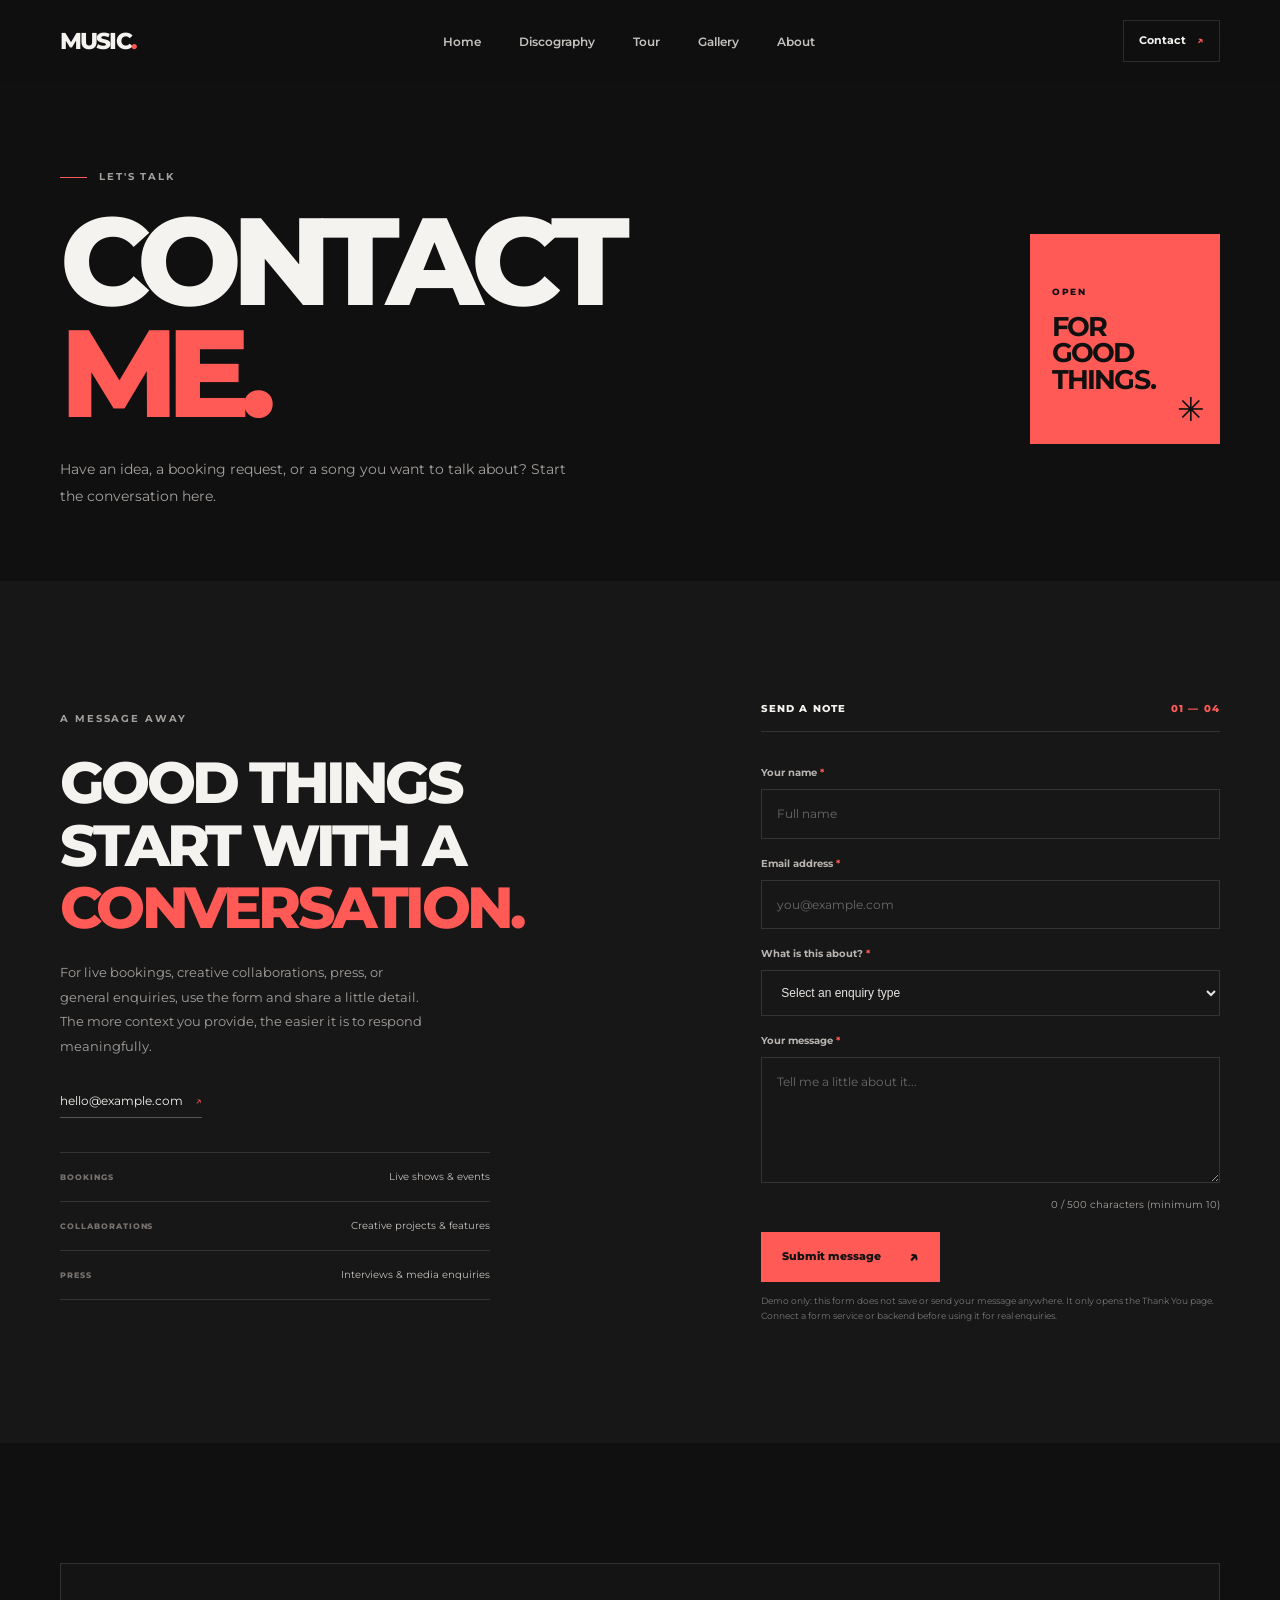
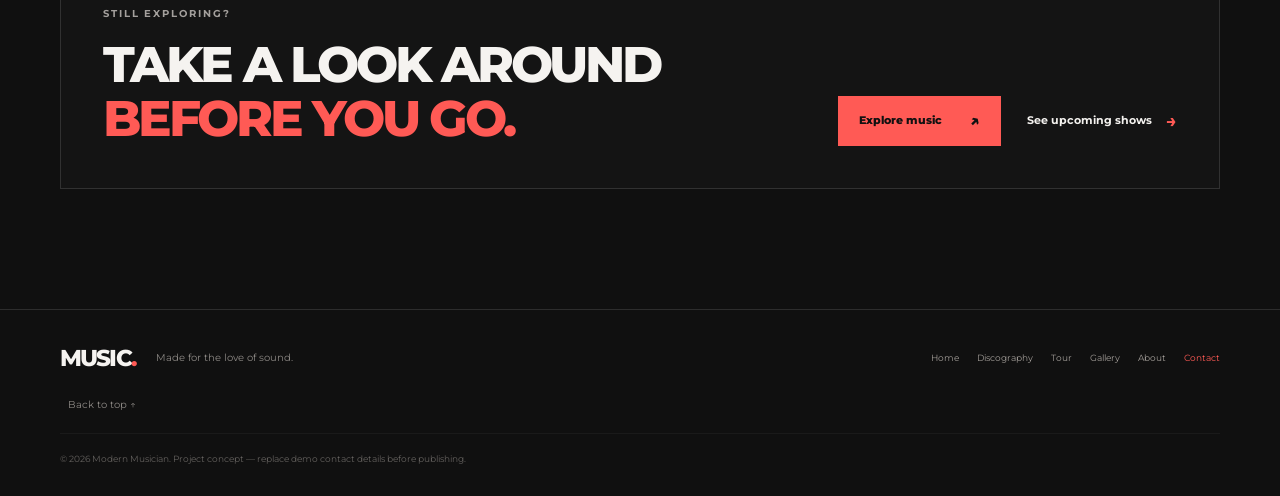
<file: contact.html>
<!DOCTYPE html>
<html lang="en">

<head>
    <meta charset="UTF-8">
    <meta name="viewport" content="width=device-width, initial-scale=1.0">
    <meta name="description"
    content="Contact Modern Musician for bookings, collaborations, press, and general enquiries.">
    <title>Contact | Modern Musician</title>
        <link rel="preconnect" href="https://fonts.googleapis.com">
    <link rel="preconnect" href="https://fonts.gstatic.com" crossorigin>
    <link href="https://fonts.googleapis.com/css2?family=Montserrat:wght@400;500;600;700;800&display=swap"
    rel="stylesheet">
    <link rel="stylesheet" href="css/style.css">
    <script src="js/main.js" defer></script>
</head>

<body>
    <a class="skip-link" href="#main">Skip to content</a>
    <header class="site-header" id="top">
    <nav class="navbar container" aria-label="Main navigation">
        <a class="logo" href="index.html" aria-label="Modern Musician home">MUSIC<span>.</span></a>
        <button class="menu-toggle" type="button" aria-expanded="false" aria-controls="nav-links"
        aria-label="Open navigation menu"><span></span><span></span><span></span></button>
        <ul class="nav-links" id="nav-links">
        <li><a class="nav-link" data-page="index.html" href="index.html">Home</a></li>
        <li><a class="nav-link" data-page="music.html" href="music.html">Discography</a></li>
        <li><a class="nav-link" data-page="tour.html" href="tour.html">Tour</a></li>
        <li><a class="nav-link" data-page="gallery.html" href="gallery.html">Gallery</a></li>
        <li><a class="nav-link" data-page="about.html" href="about.html">About</a></li>
        </ul>
        <a class="nav-cta" href="contact.html" aria-current="page">Contact <span aria-hidden="true">↗</span></a>
    </nav>
    </header>

    <main id="main">
    <section class="contact-page-intro section-shell">
        <div class="contact-page-heading reveal">
        <p class="eyebrow"><span class="eyebrow-line"></span> Let's talk</p>
        <h1>Contact<br><span>me.</span></h1>
        <p class="hero-text">Have an idea, a booking request, or a song you want to talk about? Start the conversation
            here.</p>
        </div>
        <div class="contact-page-mark reveal reveal-delay" aria-hidden="true">
        <span>OPEN</span><strong>FOR<br>GOOD<br>THINGS.</strong><i>✳</i></div>
    </section>

    <section class="contact-page-section section-pad">
        <div class="container contact-grid">
        <div class="contact-copy reveal">
            <p class="eyebrow">A message away</p>
            <h2>Good things start with a <span>conversation.</span></h2>
            <p>For live bookings, creative collaborations, press, or general enquiries, use the form and share a little
            detail. The more context you provide, the easier it is to respond meaningfully.</p>
            <a class="contact-email" href="mailto:hello@example.com">hello@example.com <span
                aria-hidden="true">↗</span></a>
            <div class="contact-details">
            <div><span class="contact-detail-label">BOOKINGS</span><span>Live shows & events</span></div>
            <div><span class="contact-detail-label">COLLABORATIONS</span><span>Creative projects & features</span></div>
            <div><span class="contact-detail-label">PRESS</span><span>Interviews & media enquiries</span></div>
            </div>
        </div>

        <form class="contact-form reveal reveal-delay" id="contact-form" action="thank-you.html" method="get">
            <p class="form-kicker">SEND A NOTE <span>01 — 04</span></p>
            <label for="name">Your name <span aria-hidden="true">*</span></label>
            <input id="name" name="name" type="text" placeholder="Full name" autocomplete="name" required minlength="2">
            <label for="email">Email address <span aria-hidden="true">*</span></label>
            <input id="email" name="email" type="email" placeholder="you@example.com" autocomplete="email" required>
            <label for="topic">What is this about? <span aria-hidden="true">*</span></label>
            <select id="topic" name="topic" required>
            <option value="" selected disabled>Select an enquiry type</option>
            <option value="booking">Booking / live show</option>
            <option value="collaboration">Collaboration</option>
            <option value="press">Press / interview</option>
            <option value="general">General message</option>
            </select>
            <label for="message">Your message <span aria-hidden="true">*</span></label>
            <div class="message-input-wrap"><textarea id="message" name="message" placeholder="Tell me a little about it..." rows="5" required minlength="10" maxlength="500"></textarea></div>
            <button class="button button-primary" type="submit">Submit message <span aria-hidden="true">↗</span></button>
            <p class="form-note" role="note">Demo only: this form does not save or send your message anywhere. It only
            opens the Thank You page. Connect a form service or backend before using it for real enquiries.</p>
        </form>
        </div>
    </section>

    <section class="contact-bottom-cta section-pad">
        <div class="container contact-bottom-inner reveal">
        <div>
            <p class="eyebrow">Still exploring?</p>
            <h2>Take a look around<br><span>before you go.</span></h2>
        </div>
        <div class="hero-actions"><a class="button button-primary" href="music.html">Explore music <span
                aria-hidden="true">↗</span></a><a class="text-link" href="tour.html">See upcoming shows <span
                aria-hidden="true">→</span></a></div>
        </div>
    </section>
    </main>

    <footer class="site-footer">
    <div class="container footer-inner">
        <a class="logo" href="index.html">MUSIC<span>.</span></a>
        <p>Made for the love of sound.</p>
        <nav class="footer-links" aria-label="Footer navigation"><a href="index.html">Home</a><a
            href="music.html">Discography</a><a href="tour.html">Tour</a><a href="gallery.html">Gallery</a><a
            href="about.html">About</a><a href="contact.html" aria-current="page">Contact</a></nav>
        <a class="back-top" href="#top">Back to top ↑</a>
        <small>© <span id="year">2026</span> Modern Musician. Project concept — replace demo contact details before
        publishing.</small>
    </div>
    </footer>
</body>

</html>
</file>
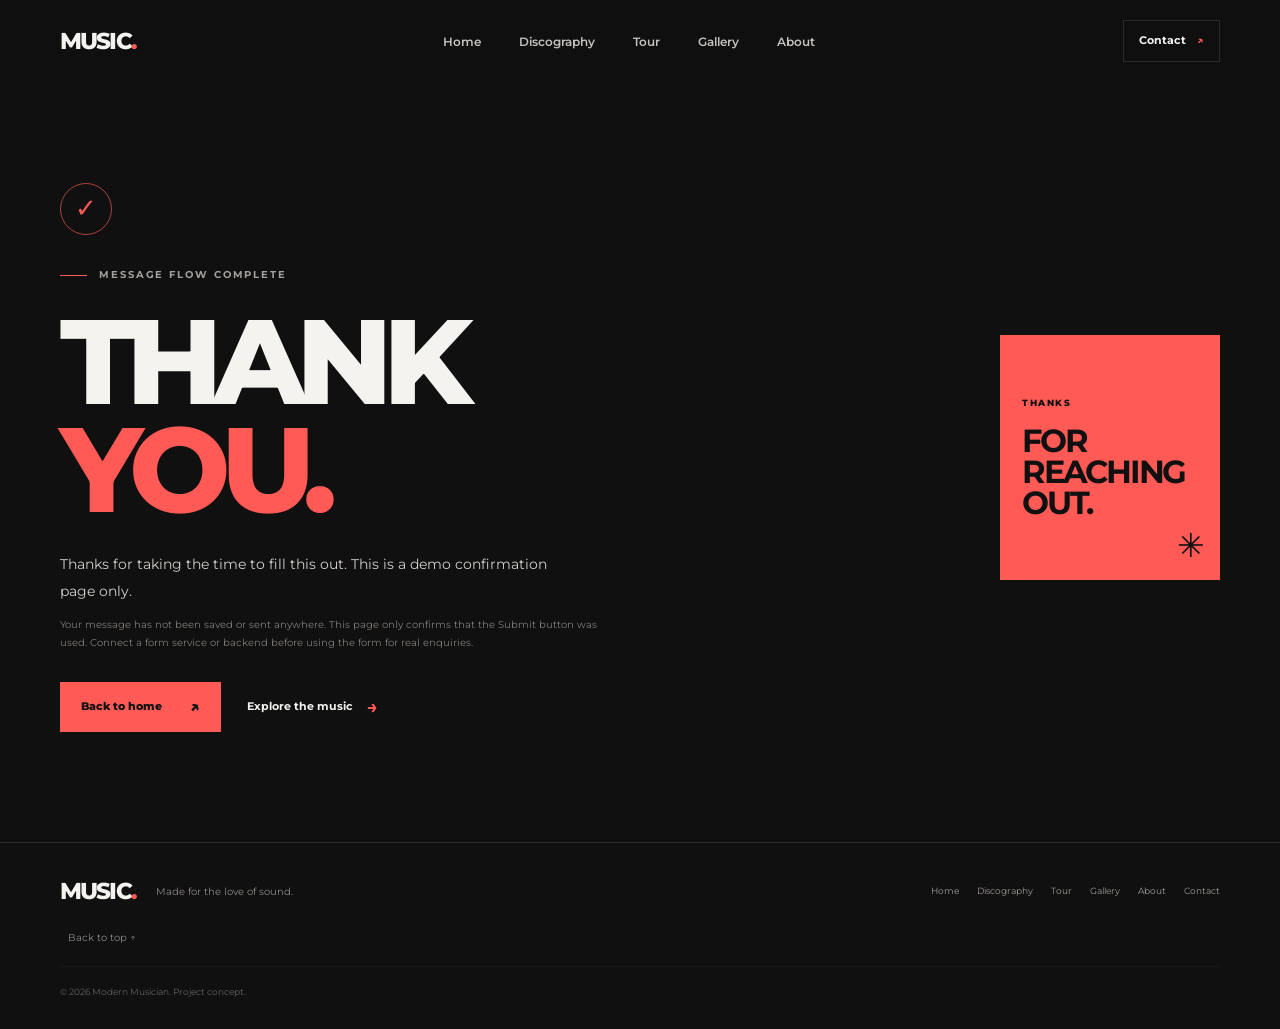
<file: thank-you.html>
<!DOCTYPE html>
<html lang="en">

<head>
    <meta charset="UTF-8">
    <meta name="viewport" content="width=device-width, initial-scale=1.0">
    <meta name="description" content="Thank you for contacting Modern Musician.">
    <title>Thank You | Modern Musician</title>
    <link rel="preconnect" href="https://fonts.googleapis.com">
    <link rel="preconnect" href="https://fonts.gstatic.com" crossorigin>
    <link href="https://fonts.googleapis.com/css2?family=Montserrat:wght@400;500;600;700;800&display=swap"
    rel="stylesheet">
    <link rel="stylesheet" href="css/style.css">
    <script src="js/main.js" defer></script>
</head>

<body>
    <a class="skip-link" href="#main">Skip to content</a>
    <header class="site-header" id="top">
    <nav class="navbar container" aria-label="Main navigation">
        <a class="logo" href="index.html" aria-label="Modern Musician home">MUSIC<span>.</span></a>
        <button class="menu-toggle" type="button" aria-expanded="false" aria-controls="nav-links"
        aria-label="Open navigation menu"><span></span><span></span><span></span></button>
        <ul class="nav-links" id="nav-links">
        <li><a class="nav-link" data-page="index.html" href="index.html">Home</a></li>
        <li><a class="nav-link" data-page="music.html" href="music.html">Discography</a></li>
        <li><a class="nav-link" data-page="tour.html" href="tour.html">Tour</a></li>
        <li><a class="nav-link" data-page="gallery.html" href="gallery.html">Gallery</a></li>
        <li><a class="nav-link" data-page="about.html" href="about.html">About</a></li>
        </ul>
        <a class="nav-cta" href="contact.html">Contact <span aria-hidden="true">↗</span></a>
    </nav>
    </header>

    <main id="main" class="thank-you-main">
    <section class="thank-you-section container">
        <div class="thank-you-content reveal is-visible">
        <div class="thank-you-symbol" aria-hidden="true"><span>✓</span></div>
        <p class="eyebrow"><span class="eyebrow-line"></span> Message flow complete</p>
        <h1>Thank<br><span>you.</span></h1>
        <p class="thank-you-copy">Thanks for taking the time to fill this out. This is a demo confirmation page only.
        </p>
        <p class="thank-you-note">Your message has not been saved or sent anywhere. This page only confirms that the
            Submit button was used. Connect a form service or backend before using the form for real enquiries.</p>
        <div class="hero-actions"><a class="button button-primary" href="index.html">Back to home <span
                aria-hidden="true">↗</span></a><a class="text-link" href="music.html">Explore the music <span
                aria-hidden="true">→</span></a></div>
        </div>
        <div class="thank-you-side reveal reveal-delay" aria-hidden="true">
        <span>THANKS</span><strong>FOR<br>REACHING<br>OUT.</strong><i>✳</i></div>
    </section>
    </main>

    <footer class="site-footer">
    <div class="container footer-inner">
        <a class="logo" href="index.html">MUSIC<span>.</span></a>
        <p>Made for the love of sound.</p>
        <nav class="footer-links" aria-label="Footer navigation"><a href="index.html">Home</a><a
            href="music.html">Discography</a><a href="tour.html">Tour</a><a href="gallery.html">Gallery</a><a
            href="about.html">About</a><a href="contact.html">Contact</a></nav>
        <a class="back-top" href="#top">Back to top ↑</a>
        <small>© <span id="year">2026</span> Modern Musician. Project concept.</small>
    </div>
    </footer>
</body>

</html>
</file>
<file: css/style.css>
:root {
  --bg: #101010;
  --surface: #171717;
  --surface-soft: #1d1d1d;
  --text: #f5f3f0;
  --muted: #a4a09d;
  --line: rgba(255, 255, 255, .12);
  --accent: #ff5a55;
  --accent-dark: #e84743;
  --content: 1160px;
  --radius: 4px;
  --ease: cubic-bezier(.2, .75, .25, 1);
}

* {
  box-sizing: border-box;
  margin: 0;
  padding: 0;
}

html {
  scroll-behavior: smooth;
  scroll-padding-top: 88px;
}

body {
  background: var(--bg);
  color: var(--text);
  font-family: "Montserrat", sans-serif;
  line-height: 1.6;
  -webkit-font-smoothing: antialiased;
}

body.menu-open {
  overflow: hidden;
}

img {
  display: block;
  width: 100%;
  object-fit: cover;
}

a {
  color: inherit;
  text-decoration: none;
}

button,
input,
textarea {
  font: inherit;
}

button,
a {
  -webkit-tap-highlight-color: transparent;
}

button:focus-visible,
a:focus-visible,
input:focus-visible,
textarea:focus-visible {
  outline: 2px solid var(--accent);
  outline-offset: 4px;
}

.container {
  width: min(var(--content), calc(100% - 64px));
  margin-inline: auto;
}

.section-pad {
  padding: 120px 0;
}

.section-shell {
  padding-inline: max(32px, calc((100% - var(--content)) / 2));
}

.skip-link {
  position: fixed;
  top: 10px;
  left: 10px;
  z-index: 1000;
  padding: 10px 14px;
  color: #111;
  background: white;
  transform: translateY(-150%);
}

.skip-link:focus {
  transform: translateY(0);
}

.site-header {
  position: sticky;
  top: 0;
  z-index: 100;
  background: rgba(16, 16, 16, .86);
  border-bottom: 1px solid transparent;
  backdrop-filter: blur(16px);
  transition: border-color .25s ease, background .25s ease;
}

.site-header.scrolled {
  border-color: var(--line);
  background: rgba(16, 16, 16, .96);
}

.navbar {
  min-height: 82px;
  display: flex;
  align-items: center;
  justify-content: space-between;
  gap: 32px;
}

.logo {
  font-size: 23px;
  font-weight: 800;
  letter-spacing: -.08em;
}

.logo span,
h1 span,
h2 span {
  color: var(--accent);
}

.nav-links {
  display: flex;
  align-items: center;
  gap: clamp(18px, 3vw, 38px);
  list-style: none;
}

.nav-link {
  position: relative;
  color: #c5c1bd;
  font-size: 12px;
  font-weight: 600;
  transition: color .2s ease;
}

.nav-link::after {
  content: "";
  position: absolute;
  left: 0;
  right: 100%;
  bottom: -8px;
  height: 1px;
  background: var(--accent);
  transition: right .25s ease;
}

.nav-link:hover,
.nav-link.active {
  color: white;
}

.nav-link:hover::after,
.nav-link.active::after {
  right: 0;
}

.nav-cta {
  border: 1px solid var(--line);
  padding: 11px 15px;
  font-size: 11px;
  font-weight: 700;
  transition: background .2s, border-color .2s;
}

.nav-cta span {
  color: var(--accent);
  margin-left: 8px;
}

.nav-cta:hover {
  background: var(--surface-soft);
  border-color: rgba(255, 255, 255, .28);
}

.menu-toggle {
  display: none;
  border: 0;
  background: transparent;
  width: 42px;
  height: 42px;
  padding: 10px;
  cursor: pointer;
}

.menu-toggle span {
  display: block;
  height: 2px;
  width: 21px;
  margin: 5px 0;
  background: white;
  transition: transform .25s, opacity .25s;
}

.hero {
  position: relative;
  min-height: 690px;
  min-height: min(790px, calc(100svh - 82px));
  display: grid;
  grid-template-columns: 1fr .88fr;
  align-items: center;
  gap: clamp(45px, 7vw, 100px);
  padding-top: 80px;
  padding-bottom: 105px;
  overflow: hidden;
}

.hero::before {
  content: "";
  position: absolute;
  width: 420px;
  height: 420px;
  border: 1px solid rgba(255, 90, 85, .1);
  border-radius: 50%;
  right: -170px;
  top: 5%;
  pointer-events: none;
}

.hero-content {
  position: relative;
  z-index: 1;
  max-width: 540px;
}

.eyebrow {
  display: flex;
  align-items: center;
  gap: 12px;
  margin-bottom: 24px;
  color: var(--muted);
  font-size: 10px;
  font-weight: 700;
  letter-spacing: .19em;
  text-transform: uppercase;
}

.eyebrow-line {
  width: 27px;
  height: 1px;
  background: var(--accent);
}

h1 {
  font-size: clamp(64px, 8vw, 112px);
  font-weight: 800;
  line-height: .98;
  letter-spacing: -.085em;
  text-transform: uppercase;
}

.hero-text {
  max-width: 420px;
  margin-top: 28px;
  color: var(--muted);
  font-size: 14px;
  line-height: 1.9;
}

.hero-actions {
  display: flex;
  flex-wrap: wrap;
  align-items: center;
  gap: 26px;
  margin-top: 34px;
}

.button {
  display: inline-flex;
  justify-content: center;
  align-items: center;
  gap: 28px;
  min-height: 50px;
  padding: 0 20px;
  border: 1px solid transparent;
  cursor: pointer;
  font-size: 11px;
  font-weight: 800;
  transition: transform .2s ease, background .2s ease, color .2s ease;
}

.button span {
  font-size: 16px;
}

.button:hover {
  transform: translateY(-2px);
}

.button-primary {
  background: var(--accent);
  color: #111;
}

.button-primary:hover {
  background: #fff;
}

.text-link {
  display: inline-flex;
  align-items: center;
  gap: 14px;
  font-size: 11px;
  font-weight: 700;
}

.text-link span {
  color: var(--accent);
  font-size: 18px;
  transition: transform .2s ease;
}

.text-link:hover span {
  transform: translateX(4px);
}

.hero-note {
  display: flex;
  align-items: center;
  gap: 10px;
  margin-top: 60px;
  color: #777;
  font-size: 10px;
  letter-spacing: .12em;
  text-transform: uppercase;
}

.pulse-dot {
  width: 6px;
  height: 6px;
  border-radius: 50%;
  background: var(--accent);
  box-shadow: 0 0 0 5px rgba(255, 90, 85, .12);
}

.hero-visual {
  position: relative;
  width: 100%;
  max-width: 510px;
  justify-self: end;
}

.hero-image-wrap {
  position: relative;
  padding: 0 0 35px 25px;
}

.hero-image-wrap::before {
  content: "";
  position: absolute;
  top: 22px;
  left: 0;
  right: 25px;
  bottom: 0;
  border: 1px solid rgba(255, 90, 85, .65);
}

.hero-image-wrap img {
  position: relative;
  height: clamp(370px, 43vw, 530px);
  filter: saturate(.78);
}

.image-caption {
  position: absolute;
  left: 25px;
  right: 0;
  bottom: 0;
  display: flex;
  justify-content: space-between;
  padding: 12px 14px;
  background: rgba(0, 0, 0, .72);
  font-size: 8px;
  font-weight: 700;
  letter-spacing: .16em;
}

.hero-stamp {
  position: absolute;
  top: 10%;
  right: -25px;
  padding: 17px;
  background: var(--accent);
  color: #111;
  font-size: 10px;
  font-weight: 800;
  line-height: 1.35;
  letter-spacing: .08em;
  transform: rotate(5deg);
  box-shadow: 0 12px 40px #0005;
}

.hero-stamp span {
  display: block;
  margin-top: 5px;
  font-size: 22px;
}

.scroll-cue {
  position: absolute;
  bottom: 30px;
  left: max(32px, calc((100% - var(--content)) / 2));
  display: flex;
  align-items: center;
  gap: 12px;
  color: #777;
  font-size: 9px;
  letter-spacing: .12em;
  text-transform: uppercase;
}

.scroll-cue span {
  width: 30px;
  height: 1px;
  background: var(--accent);
}

.about {
  background: var(--surface);
}

.about-grid {
  display: grid;
  grid-template-columns: .92fr 1fr;
  align-items: center;
  gap: clamp(55px, 9vw, 130px);
}

.about-image {
  position: relative;
  padding: 0 0 25px 25px;
}

.about-image::before {
  content: "";
  position: absolute;
  top: 25px;
  left: 0;
  right: 25px;
  bottom: 0;
  border: 1px solid #ffffff2c;
}

.about-image img {
  position: relative;
  height: 520px;
  filter: saturate(.7);
}

.image-index {
  position: absolute;
  bottom: 0;
  left: 25px;
  color: #999;
  font-size: 8px;
  letter-spacing: .16em;
}

h2 {
  font-size: clamp(38px, 4.5vw, 60px);
  line-height: 1.08;
  letter-spacing: -.065em;
  font-weight: 800;
  text-transform: uppercase;
}

.about-content>p:not(.eyebrow) {
  margin-top: 22px;
  max-width: 520px;
  color: var(--muted);
  font-size: 13px;
  line-height: 1.95;
}

.about-content .text-link {
  margin-top: 28px;
}

.about-stat-row {
  display: flex;
  gap: clamp(22px, 4vw, 50px);
  border-top: 1px solid var(--line);
  margin-top: 45px;
  padding-top: 24px;
}

.about-stat-row div {
  display: flex;
  flex-direction: column;
  gap: 3px;
}

.about-stat-row strong {
  font-size: 22px;
  letter-spacing: -.05em;
}

.about-stat-row span {
  color: #85817e;
  font-size: 9px;
  text-transform: uppercase;
  letter-spacing: .1em;
}

.section-heading {
  display: flex;
  justify-content: space-between;
  align-items: end;
  gap: 30px;
  margin-bottom: 48px;
}

.section-heading .eyebrow {
  margin-bottom: 14px;
}

.section-heading>p {
  max-width: 250px;
  color: var(--muted);
  font-size: 12px;
}

.music-grid {
  display: grid;
  grid-template-columns: repeat(3, 1fr);
  gap: 24px;
}

.music-card {
  min-width: 0;
}

.album-art {
  position: relative;
  overflow: hidden;
  background: var(--surface-soft);
}

.album-art::after {
  content: "";
  position: absolute;
  inset: 0;
  background: linear-gradient(180deg, transparent 48%, #0008);
  pointer-events: none;
}

.album-art img {
  aspect-ratio: 1 / 1.08;
  transition: transform .65s var(--ease), filter .4s ease;
  filter: saturate(.75);
}

.music-card:hover .album-art img {
  transform: scale(1.045);
  filter: saturate(1);
}

.album-number {
  position: absolute;
  z-index: 1;
  top: 15px;
  left: 15px;
  color: #fff;
  font-size: 10px;
  font-weight: 700;
  letter-spacing: .12em;
}

.play-button {
  position: absolute;
  z-index: 2;
  right: 16px;
  bottom: 16px;
  display: grid;
  place-items: center;
  width: 48px;
  height: 48px;
  border: 0;
  border-radius: 50%;
  background: var(--accent);
  color: #111;
  cursor: pointer;
  transform: translateY(8px);
  opacity: 0;
  transition: opacity .25s ease, transform .25s ease, background .2s ease;
}

.music-card:hover .play-button,
.play-button:focus-visible,
.play-button.is-playing,
.play-button.is-selected {
  opacity: 1;
  transform: translateY(0);
}

.play-button:hover {
  background: white;
}

.music-info {
  display: flex;
  justify-content: space-between;
  align-items: start;
  gap: 16px;
  padding: 19px 0 13px;
}

.music-info h3 {
  font-size: 14px;
  font-weight: 700;
}

.music-info p,
.track-length {
  color: #85817e;
  font-size: 10px;
  margin-top: 5px;
}

.track-length {
  white-space: nowrap;
}

.track-progress {
  height: 2px;
  background: #2b2b2b;
  overflow: hidden;
}

.track-progress span {
  display: block;
  width: 0;
  height: 100%;
  background: var(--accent);
  transition: width .3s ease;
}

.music-card.is-playing .track-progress span,
.music-card.is-selected .track-progress span {
  width: 38%;
}

.player-bar {
  display: flex;
  align-items: center;
  gap: 15px;
  margin-top: 38px;
  padding: 17px 20px;
  border: 1px solid var(--line);
  background: #141414;
}

.player-track-icon {
  display: grid;
  place-items: center;
  width: 42px;
  height: 42px;
  flex: 0 0 auto;
  background: var(--surface-soft);
  color: var(--accent);
  font-size: 23px;
}

.player-copy {
  display: flex;
  flex-direction: column;
  min-width: 0;
  flex: 1;
}

.player-copy strong {
  font-size: 11px;
}

.player-copy span,
.player-hint {
  color: #888;
  font-size: 9px;
}

.player-controls {
  display: flex;
  align-items: center;
  gap: 12px;
}

.player-control {
  display: grid;
  place-items: center;
  width: 35px;
  height: 35px;
  border: 1px solid var(--line);
  border-radius: 50%;
  background: transparent;
  color: white;
  cursor: pointer;
}

.player-control:disabled {
  cursor: not-allowed;
  opacity: .4;
}

.music-note,
.shows-note {
  margin-top: 14px;
  color: #777;
  font-size: 10px;
  line-height: 1.7;
}

.music-note code {
  color: #c9c5c2;
}

.shows {
  background: var(--surface);
}

.show-list {
  border-top: 1px solid var(--line);
}

.show {
  display: grid;
  grid-template-columns: 75px minmax(0, 1fr) 115px 90px;
  align-items: center;
  gap: 25px;
  padding: 25px 5px;
  border-bottom: 1px solid var(--line);
  transition: padding .25s ease, background .25s ease;
}

.show:hover {
  padding-inline: 15px;
  background: #ffffff04;
}

.show-date {
  display: flex;
  flex-direction: column;
  align-items: center;
  line-height: 1;
}

.show-date strong {
  color: var(--accent);
  font-size: 34px;
  letter-spacing: -.08em;
}

.show-date span {
  margin-top: 7px;
  font-size: 9px;
  letter-spacing: .12em;
}

.show-info h3 {
  font-size: 14px;
}

.show-info p {
  margin-top: 5px;
  color: #8f8b87;
  font-size: 11px;
}

.show-status {
  justify-self: start;
  color: #8b8783;
  font-size: 9px;
}

.show-status-upcoming {
  color: #c4c0bc;
}

.show-status-upcoming::before {
  content: "";
  display: inline-block;
  width: 5px;
  height: 5px;
  margin: 0 8px 1px 0;
  border-radius: 50%;
  background: var(--accent);
}

.show-link {
  justify-self: end;
  font-size: 10px;
  font-weight: 700;
}

.show-link span {
  margin-left: 8px;
  color: var(--accent);
  font-size: 15px;
}

.contact-grid {
  display: grid;
  grid-template-columns: 1fr .8fr;
  gap: clamp(50px, 10vw, 140px);
}

.contact-copy>p:not(.eyebrow) {
  max-width: 370px;
  margin-top: 22px;
  color: var(--muted);
  font-size: 13px;
  line-height: 1.9;
}

.contact-email {
  display: inline-flex;
  gap: 12px;
  align-items: center;
  margin-top: 32px;
  padding-bottom: 7px;
  border-bottom: 1px solid #555;
  font-size: 12px;
}

.contact-email span {
  color: var(--accent);
}

.contact-form {
  display: flex;
  flex-direction: column;
  align-items: stretch;
}

.contact-form label {
  margin: 17px 0 8px;
  color: #b8b4b0;
  font-size: 10px;
  font-weight: 700;
}

.contact-form label:first-child {
  margin-top: 0;
}

.contact-form input,
.contact-form textarea {
  width: 100%;
  border: 1px solid #343434;
  border-radius: 0;
  background: #171717;
  color: white;
  padding: 14px 15px;
  font-size: 12px;
  resize: vertical;
  transition: border-color .2s ease;
}

.contact-form input:focus,
.contact-form textarea:focus {
  border-color: var(--accent);
  outline: none;
}

.contact-form input::placeholder,
.contact-form textarea::placeholder {
  color: #696969;
}

.contact-form .button {
  align-self: start;
  margin-top: 20px;
}

.form-note {
  margin-top: 12px;
  color: #777;
  font-size: 9px;
  line-height: 1.6;
}

.site-footer {
  padding: 30px 0;
  border-top: 1px solid var(--line);
}

.footer-inner {
  display: grid;
  grid-template-columns: auto 1fr auto;
  align-items: center;
  gap: 20px;
}

.footer-inner p,
.back-top {
  color: #8d8985;
  font-size: 10px;
}

.back-top {
  justify-self: end;
}

.footer-inner small {
  grid-column: 1 / -1;
  padding-top: 18px;
  border-top: 1px solid #ffffff0b;
  color: #64615e;
  font-size: 9px;
}

.reveal {
  opacity: 0;
  transform: translateY(22px);
  transition: opacity .7s var(--ease), transform .7s var(--ease);
}

.reveal.is-visible {
  opacity: 1;
  transform: translateY(0);
}

.reveal-delay {
  transition-delay: .12s;
}

.reveal-delay-more {
  transition-delay: .22s;
}

.hero-content.reveal {
  animation: hero-enter .8s var(--ease) .12s both;
}

.hero-visual.reveal {
  animation: hero-enter .9s var(--ease) .28s both;
}

@keyframes hero-enter {
  from {
    opacity: 0;
    transform: translateY(20px);
  }

  to {
    opacity: 1;
    transform: translateY(0);
  }
}

@media (hover: none) {
  .play-button {
    opacity: 1;
    transform: none;
  }
}

@media (max-width: 900px) {
  .container {
    width: min(var(--content), calc(100% - 44px));
  }

  .section-shell {
    padding-inline: 22px;
  }

  .hero {
    gap: 35px;
    grid-template-columns: 1fr .85fr;
  }

  .hero-stamp {
    right: -12px;
  }

  .about-grid {
    gap: 55px;
  }

  .about-image img {
    height: 450px;
  }

  .show {
    grid-template-columns: 65px minmax(0, 1fr) 95px 75px;
    gap: 16px;
  }
}

@media (max-width: 700px) {
  html {
    scroll-padding-top: 72px;
  }

  .container {
    width: calc(100% - 40px);
  }

  .section-shell {
    padding-inline: 20px;
  }

  .section-pad {
    padding: 82px 0;
  }

  .navbar {
    min-height: 72px;
    gap: 15px;
  }

  .logo {
    font-size: 21px;
  }

  .menu-toggle {
    display: block;
    order: 3;
    margin-left: auto;
    z-index: 102;
  }

  .menu-toggle[aria-expanded="true"] span:nth-child(1) {
    transform: translateY(7px) rotate(45deg);
  }

  .menu-toggle[aria-expanded="true"] span:nth-child(2) {
    opacity: 0;
  }

  .menu-toggle[aria-expanded="true"] span:nth-child(3) {
    transform: translateY(-7px) rotate(-45deg);
  }

  .nav-cta {
    margin-left: auto;
    padding: 9px 11px;
    font-size: 10px;
  }

  .nav-links {
    position: fixed;
    inset: 0;
    z-index: 101;
    display: flex;
    flex-direction: column;
    justify-content: center;
    align-items: center;
    gap: 30px;
    background: rgba(16, 16, 16, .98);
    opacity: 0;
    visibility: hidden;
    transform: translateY(-8px);
    transition: opacity .25s, visibility .25s, transform .25s;
  }

  .nav-links.open {
    opacity: 1;
    visibility: visible;
    transform: translateY(0);
  }

  .nav-link {
    font-size: 18px;
  }

  .hero {
    min-height: auto;
    grid-template-columns: 1fr;
    gap: 44px;
    padding-top: 76px;
    padding-bottom: 105px;
  }

  .hero::before {
    width: 270px;
    height: 270px;
    right: -160px;
    top: 20%;
  }

  h1 {
    font-size: clamp(65px, 16vw, 100px);
  }

  .hero-text {
    margin-top: 22px;
    font-size: 13px;
  }

  .hero-note {
    margin-top: 36px;
  }

  .hero-visual {
    justify-self: stretch;
    max-width: none;
    width: calc(100% - 14px);
    margin-left: 14px;
  }

  .hero-image-wrap {
    padding-left: 15px;
    padding-bottom: 25px;
  }

  .hero-image-wrap::before {
    right: 15px;
    top: 15px;
  }

  .hero-image-wrap img {
    height: clamp(310px, 95vw, 460px);
  }

  .image-caption {
    left: 15px;
    font-size: 7px;
  }

  .hero-stamp {
    right: -8px;
    top: 8%;
    font-size: 8px;
    padding: 12px;
  }

  .scroll-cue {
    left: 20px;
    bottom: 30px;
  }

  .about-grid,
  .contact-grid {
    grid-template-columns: 1fr;
    gap: 48px;
  }

  .about-image img {
    height: clamp(330px, 90vw, 470px);
  }

  h2 {
    font-size: clamp(39px, 10vw, 56px);
  }

  .about-stat-row {
    gap: 25px;
  }

  .about-stat-row strong {
    font-size: 20px;
  }

  .section-heading {
    align-items: start;
    flex-direction: column;
    gap: 18px;
    margin-bottom: 32px;
  }

  .section-heading>p {
    max-width: 320px;
  }

  .music-grid {
    grid-template-columns: 1fr;
    gap: 30px;
  }

  .album-art img {
    aspect-ratio: 1.15 / 1;
  }

  .play-button {
    opacity: 1;
    transform: none;
  }

  .player-bar {
    gap: 11px;
    padding: 13px;
  }

  .player-track-icon {
    width: 36px;
    height: 36px;
  }

  .player-hint {
    display: none;
  }

  .show {
    grid-template-columns: 58px minmax(0, 1fr) auto;
    gap: 14px;
    padding: 22px 0;
  }

  .show-date strong {
    font-size: 30px;
  }

  .show-info h3 {
    font-size: 12px;
  }

  .show-info p {
    font-size: 10px;
  }

  .show-status {
    display: none;
  }

  .show-link {
    font-size: 9px;
  }

  .contact-grid {
    gap: 35px;
  }

  .footer-inner {
    grid-template-columns: 1fr auto;
  }

  .footer-inner p {
    grid-column: 1 / -1;
    grid-row: 2;
  }

  .back-top {
    grid-column: 2;
    grid-row: 1;
  }

  .footer-inner small {
    grid-row: 3;
  }
}

@media (max-width: 380px) {
  .nav-cta {
    display: none;
  }

  .hero-actions {
    gap: 18px;
  }

  .button {
    gap: 14px;
    padding-inline: 15px;
  }

  .about-stat-row {
    gap: 16px;
  }

  .about-stat-row span {
    font-size: 8px;
  }

  .show {
    grid-template-columns: 48px minmax(0, 1fr) auto;
    gap: 10px;
  }
}

@media (prefers-reduced-motion: reduce) {

  *,
  *::before,
  *::after {
    scroll-behavior: auto !important;
    animation-duration: .01ms !important;
    animation-iteration-count: 1 !important;
    transition-duration: .01ms !important;
  }

  .reveal {
    opacity: 1;
    transform: none;
  }
}


/* Dedicated Contact page */
.contact-page-intro {
  position: relative;
  display: flex;
  align-items: center;
  justify-content: space-between;
  gap: 40px;
  min-height: 390px;
  padding-top: 86px;
  padding-bottom: 72px;
  overflow: hidden;
}

.contact-page-heading {
  max-width: 720px;
  position: relative;
  z-index: 1;
}

.contact-page-heading .eyebrow {
  margin-bottom: 20px;
}

.contact-page-heading h1 {
  font-size: clamp(70px, 10vw, 124px);
  line-height: .9;
}

.contact-page-heading .hero-text {
  max-width: 510px;
}

.contact-page-mark,
.thank-you-side {
  position: relative;
  flex: 0 0 190px;
  width: 190px;
  height: 210px;
  display: flex;
  flex-direction: column;
  justify-content: center;
  padding: 22px;
  background: var(--accent);
  color: #101010;
  transform: rotate(4deg);
}

.contact-page-mark>span,
.thank-you-side>span {
  font-size: 9px;
  font-weight: 800;
  letter-spacing: .18em;
}

.contact-page-mark strong,
.thank-you-side strong {
  margin-top: 14px;
  font-size: 27px;
  line-height: .98;
  letter-spacing: -.07em;
}

.contact-page-mark i,
.thank-you-side i {
  position: absolute;
  right: 15px;
  bottom: 8px;
  font-size: 33px;
  font-style: normal;
}

.contact-page-section {
  background: var(--surface);
}

.contact-page-section .contact-grid {
  align-items: start;
}

.contact-page-section .contact-copy {
  padding-top: 10px;
}

.contact-page-section .contact-copy h2 {
  max-width: 470px;
}

.contact-page-section .contact-copy h2 span {
  color: var(--accent);
}

.contact-details {
  display: grid;
  gap: 0;
  max-width: 430px;
  margin-top: 34px;
  border-top: 1px solid var(--line);
}

.contact-details>div {
  display: flex;
  justify-content: space-between;
  align-items: baseline;
  gap: 15px;
  padding: 16px 0;
  border-bottom: 1px solid var(--line);
  font-size: 10px;
  color: #c4c0bc;
}

.contact-detail-label {
  color: #77716d;
  font-size: 8px;
  font-weight: 800;
  letter-spacing: .12em;
}

.form-kicker {
  display: flex;
  justify-content: space-between;
  margin-bottom: 16px;
  padding-bottom: 14px;
  border-bottom: 1px solid var(--line);
  color: var(--text);
  font-size: 10px;
  font-weight: 800;
  letter-spacing: .12em;
}

.form-kicker span {
  color: var(--accent);
}

.contact-form select {
  width: 100%;
  border: 1px solid #343434;
  border-radius: 0;
  background: #171717;
  color: #e7e4e1;
  padding: 14px 15px;
  font-size: 12px;
}

.contact-form select:focus {
  border-color: var(--accent);
  outline: none;
}

.contact-form label span {
  color: var(--accent);
}

.contact-form .form-note {
  max-width: 480px;
}

.contact-bottom-inner {
  display: flex;
  justify-content: space-between;
  align-items: end;
  gap: 36px;
  padding: 42px;
  border: 1px solid var(--line);
  background: #141414;
}

.contact-bottom-inner .eyebrow {
  margin-bottom: 16px;
}

.contact-bottom-inner h2 {
  font-size: clamp(34px, 4vw, 50px);
}

.contact-bottom-inner .hero-actions {
  margin-top: 0;
}

/* Submission confirmation page */
.thank-you-main {
  min-height: calc(100vh - 220px);
  display: flex;
  align-items: center;
}

.thank-you-section {
  display: flex;
  align-items: center;
  justify-content: space-between;
  gap: 55px;
  padding-top: 100px;
  padding-bottom: 110px;
}

.thank-you-content {
  max-width: 670px;
}

.thank-you-symbol {
  display: grid;
  place-items: center;
  width: 52px;
  height: 52px;
  margin-bottom: 32px;
  border: 1px solid rgba(255, 90, 85, .65);
  border-radius: 50%;
  color: var(--accent);
  font-size: 26px;
}

.thank-you-content h1 {
  font-size: clamp(70px, 10vw, 120px);
  line-height: .9;
}

.thank-you-content h1 span {
  color: var(--accent);
}

.thank-you-copy {
  max-width: 520px;
  margin-top: 28px;
  color: #d2ceca;
  font-size: 14px;
  line-height: 1.9;
}

.thank-you-note {
  max-width: 560px;
  margin-top: 12px;
  color: #817c77;
  font-size: 10px;
  line-height: 1.8;
}

.thank-you-content .hero-actions {
  margin-top: 30px;
}

.thank-you-side {
  flex-basis: 220px;
  width: 220px;
  height: 245px;
}

.thank-you-side strong {
  font-size: 32px;
}

@media (max-width: 700px) {
  .contact-page-intro {
    min-height: auto;
    padding-top: 68px;
    padding-bottom: 64px;
  }

  .contact-page-heading h1,
  .thank-you-content h1 {
    font-size: clamp(68px, 18vw, 100px);
  }

  .contact-page-mark {
    display: none;
  }

  .contact-details>div {
    align-items: start;
    flex-direction: column;
    gap: 5px;
  }

  .contact-bottom-inner {
    align-items: start;
    flex-direction: column;
    padding: 27px 22px;
  }

  .contact-bottom-inner .hero-actions {
    margin-top: 8px;
  }

  .thank-you-section {
    min-height: auto;
    padding-top: 75px;
    padding-bottom: 85px;
  }

  .thank-you-side {
    display: none;
  }
}


/* Beginner-friendly native audio controls appear after a track is selected. */
.player-controls {
  min-width: 0;
}

.player-controls audio {
  display: none;
  width: 250px;
  max-width: 35vw;
  height: 34px;
}

.player-controls audio.audio-ready {
  display: block;
}

@media (max-width: 700px) {
  .player-bar {
    flex-wrap: wrap;
  }

  .player-controls {
    width: 100%;
    flex-wrap: wrap;
  }

  .player-controls audio.audio-ready {
    width: 100%;
    max-width: 100%;
  }
}

/* ==================================================
   MULTI-PAGE LAYOUTS + REAL RESPONSIVE GRID STYLES
   Added to give every sub-page its intended layout.
   ================================================== */
.page-hero {
  display: grid;
  grid-template-columns: minmax(0, .92fr) minmax(0, 1fr);
  align-items: center;
  gap: clamp(34px, 6vw, 84px);
  padding-top: clamp(54px, 7vw, 92px);
  padding-bottom: clamp(58px, 7vw, 92px);
  overflow: hidden;
}

.page-hero.compact-page-hero {
  padding-top: clamp(42px, 5.5vw, 74px);
  padding-bottom: clamp(48px, 6vw, 78px);
}

.page-hero-copy {
  min-width: 0;
  max-width: 570px;
}

.page-hero-copy h1 {
  font-size: clamp(54px, 6.7vw, 92px);
  line-height: .96;
}

.page-hero-copy .hero-text {
  max-width: 470px;
}

.page-hero-art {
  position: relative;
  min-width: 0;
  width: 100%;
  height: clamp(280px, 35vw, 470px);
  overflow: hidden;
  background: var(--surface-soft);
}

.page-hero-art::after {
  content: "";
  position: absolute;
  inset: 35% 0 0;
  background: linear-gradient(transparent, rgba(0, 0, 0, .5));
  pointer-events: none;
}

.page-hero-art img {
  width: 100%;
  height: 100%;
  object-fit: cover;
  object-position: center;
  filter: saturate(.78);
  transition: transform .7s var(--ease), filter .5s ease;
}

.page-hero-art:hover img {
  transform: scale(1.025);
  filter: saturate(1);
}

.art-label {
  position: absolute;
  z-index: 1;
  left: 0;
  bottom: 0;
  padding: 13px 16px;
  color: #fff;
  background: rgba(10, 10, 10, .68);
  font-size: 8px;
  font-weight: 700;
  letter-spacing: .16em;
}

/* Discography tools + cards */
.catalogue-tools {
  display: grid;
  grid-template-columns: minmax(0, 1fr) 230px;
  gap: 12px;
  margin-bottom: 12px;
}

.search-field,
.select-field {
  display: flex;
  align-items: center;
  gap: 12px;
  min-width: 0;
  min-height: 50px;
  padding: 0 15px;
  border: 1px solid var(--line);
  background: var(--surface);
  color: var(--muted);
  transition:
    border-color 0.2s ease,
    background-color 0.2s ease;
}

.search-field:focus-within,
.select-field:focus-within {
  border-color: var(--accent);
  background: #171717;
}

.search-field>span[aria-hidden="true"] {
  color: var(--accent);
  font-size: 22px;
  line-height: 1;
}

.search-field input,
.select-field select {
  width: 100%;
  min-width: 0;
  border: 0;
  outline: 0;
  background: transparent;
  color: var(--text);
  font-size: 11px;
}

.search-field input::placeholder {
  color: #777;
}

.select-field select {
  cursor: pointer;
}

.select-field select option {
  background: var(--surface);
  color: var(--text);
}

.visually-hidden {
  position: absolute;
  width: 1px;
  height: 1px;
  padding: 0;
  margin: -1px;
  overflow: hidden;
  clip: rect(0, 0, 0, 0);
  white-space: nowrap;
  border: 0;
}

.results-count {
  margin: 15px 0 28px;
  color: #8d8985;
  font-size: 10px;
}

.catalogue-grid {
  row-gap: 36px;
}

.catalogue-card {
  position: relative;
  transition:
    transform 0.25s ease,
    opacity 0.25s ease;
}

.catalogue-card:hover {
  transform: translateY(-4px);
}

.catalogue-card.is-selected .album-art {
  outline: 1px solid var(--accent);
  outline-offset: 4px;
}

.catalogue-card.is-selected .music-info h3 {
  color: var(--accent);
}

.release-description {
  margin-top: 10px;
  color: #8d8985;
  font-size: 11px;
  line-height: 1.8;
}

.empty-state {
  margin-top: 28px;
  padding: 28px;
  border: 1px dashed var(--line);
  color: var(--muted);
  text-align: center;
  font-size: 12px;
}

.empty-state[hidden] {
  display: none;
}

.music-note,
.shows-note {
  margin-top: 24px;
  color: #777;
  font-size: 10px;
  line-height: 1.8;
}

.music-note code {
  color: var(--accent);
}

.play-button:focus-visible {
  outline: 2px solid #fff;
  outline-offset: 3px;
}

.play-button.is-selected {
  background: #fff;
}

.player-bar {
  transition: border-color 0.25s ease;
}

.player-bar:has(.audio-ready) {
  border-color: #3a3937;
}

.player-copy strong {
  overflow: hidden;
  text-overflow: ellipsis;
  white-space: nowrap;
}

@media (max-width: 700px) {
  .catalogue-card:hover {
    transform: none;
  }

  .catalogue-grid {
    row-gap: 42px;
  }

  .music-info {
    gap: 12px;
  }

  .release-description {
    max-width: 95%;
  }

  .player-copy {
    min-width: 0;
  }
}

@media (max-width: 380px) {
  .music-info {
    flex-direction: column;
    gap: 4px;
  }

  .track-length {
    margin-top: 0;
  }

  .catalogue-tools {
    gap: 10px;
  }
}

/* Tour page: clear row-based event grid */
.filter-row {
  display: flex;
  flex-wrap: wrap;
  gap: 9px;
  margin-bottom: 25px;
}

.filter-chip {
  padding: 10px 15px;
  border: 1px solid var(--line);
  background: transparent;
  color: #aaa5a0;
  font-size: 10px;
  font-weight: 700;
  cursor: pointer;
  transition: color .2s, border-color .2s, background .2s;
}

.filter-chip:hover,
.filter-chip.active {
  border-color: var(--accent);
  background: var(--accent);
  color: #101010;
}

.tour-page-list {
  border-top: 1px solid var(--line);
}

.tour-event {
  display: grid;
  grid-template-columns: 76px minmax(0, 1fr) 100px auto;
  align-items: center;
  gap: clamp(15px, 2.5vw, 32px);
  padding: 24px 0;
  border-bottom: 1px solid var(--line);
}

.tour-date {
  display: flex;
  flex-direction: column;
  align-items: flex-start;
  line-height: 1;
}

.tour-date span {
  color: var(--accent);
  font-size: 9px;
  font-weight: 800;
  letter-spacing: .15em;
}

.tour-date strong {
  margin-top: 5px;
  font-size: 35px;
  font-weight: 800;
  letter-spacing: -.07em;
}

.tour-date small {
  margin-top: 5px;
  color: #777;
  font-size: 9px;
}

.tour-event-main {
  min-width: 0;
}

.event-kind {
  margin-bottom: 6px;
  color: var(--accent);
  font-size: 8px;
  font-weight: 800;
  letter-spacing: .14em;
}

.tour-event-main h3 {
  font-size: clamp(14px, 1.6vw, 18px);
  font-weight: 700;
}

.tour-event-main>p:last-child {
  margin-top: 5px;
  color: #8e8985;
  font-size: 10px;
}

.event-state {
  padding: 7px 9px;
  border: 1px solid var(--line);
  color: #bbb5af;
  text-align: center;
  font-size: 8px;
  white-space: nowrap;
}

.upcoming-state {
  border-color: rgba(255, 90, 85, .35);
  color: var(--accent);
}

.past-state {
  color: #85817e;
}

.button-outline {
  min-height: 42px;
  padding: 0 13px;
  border-color: var(--line);
  background: transparent;
  color: var(--text);
  gap: 12px;
  white-space: nowrap;
}

.button-outline:hover {
  border-color: var(--accent);
  background: var(--accent);
  color: #101010;
}

/* Gallery: this was the missing grid causing oversized stacked photos */
.gallery-grid {
  display: grid;
  grid-template-columns: repeat(3, minmax(0, 1fr));
  gap: 18px;
  align-items: stretch;
}

.gallery-item,
.gallery-item.gallery-tall,
.gallery-item.gallery-wide {
  position: relative;
  display: block;
  width: 100%;
  min-width: 0;
  aspect-ratio: 4 / 3;
  grid-column: auto;
  grid-row: auto;
  padding: 0;
  overflow: hidden;
  border: 1px solid rgba(255, 255, 255, .1);
  border-radius: 0;
  background: var(--surface-soft);
  color: var(--text);
  text-align: left;
  cursor: pointer;
}

.gallery-item::after {
  content: "";
  position: absolute;
  inset: 35% 0 0;
  background: linear-gradient(transparent, rgba(0, 0, 0, .82));
  pointer-events: none;
}

.gallery-item img {
  width: 100%;
  height: 100%;
  object-fit: cover;
  transition: transform .6s var(--ease), filter .4s ease;
  filter: saturate(.72);
}

.gallery-item:hover img,
.gallery-item:focus-visible img {
  transform: scale(1.05);
  filter: saturate(1);
}

.gallery-caption {
  position: absolute;
  z-index: 1;
  left: 15px;
  bottom: 15px;
  font-size: 9px;
  font-weight: 800;
  letter-spacing: .13em;
}

.gallery-open {
  position: absolute;
  z-index: 1;
  right: 13px;
  bottom: 11px;
  display: grid;
  place-items: center;
  width: 30px;
  height: 30px;
  border: 1px solid rgba(255, 255, 255, .4);
  border-radius: 50%;
  font-size: 15px;
  transition: background .2s, color .2s;
}

.gallery-item:hover .gallery-open {
  background: var(--accent);
  border-color: var(--accent);
  color: #101010;
}

.lightbox {
  position: fixed;
  inset: 0;
  margin: auto;
  width: fit-content;
  max-width: min(92vw, 1200px);
  max-height: 92vh;
  padding: 20px;
  border: 1px solid var(--line);
  background: #111;
  color: var(--text);
  box-shadow: 0 22px 100px #0009;
}

.lightbox[open] {
  display: block;
}

.lightbox::backdrop {
  background: rgba(0, 0, 0, .86);
  backdrop-filter: blur(5px);
}

.lightbox img {
  width: auto;
  max-width: calc(92vw - 40px);
  height: auto;
  max-height: 77vh;
  margin: 0 auto;
  object-fit: contain;
}

.lightbox p {
  margin-top: 12px;
  color: #c6c1bc;
  font-size: 11px;
}

.lightbox-close {
  position: absolute;
  z-index: 2;
  top: 7px;
  right: 7px;
  display: grid;
  place-items: center;
  width: 36px;
  height: 36px;
  border: 1px solid var(--line);
  background: #111;
  color: #fff;
  font-size: 26px;
  line-height: 1;
  cursor: pointer;
}

.video-feature {
  display: grid;
  grid-template-columns: minmax(0, 1.1fr) minmax(0, .9fr);
  align-items: center;
  gap: clamp(30px, 5vw, 72px);
  margin-top: 100px;
  padding-top: 55px;
  border-top: 1px solid var(--line);
}

.video-feature-art {
  position: relative;
  overflow: hidden;
  aspect-ratio: 16 / 9;
  background: var(--surface-soft);
}

.video-feature-art img {
  width: 100%;
  height: 100%;
  object-fit: cover;
  filter: saturate(.7);
  transition: transform .6s var(--ease);
}

.video-feature:hover .video-feature-art img {
  transform: scale(1.03);
}

.video-symbol {
  position: absolute;
  inset: 0;
  display: grid;
  place-items: center;
  color: white;
  font-size: 38px;
  text-shadow: 0 4px 25px #000;
}

.video-feature-copy .eyebrow {
  margin-bottom: 15px;
}

.video-feature-copy h2 {
  font-size: clamp(32px, 4vw, 52px);
}

.video-feature-copy>p:not(.eyebrow) {
  margin-top: 18px;
  color: var(--muted);
  font-size: 12px;
  line-height: 1.9;
}

.video-feature-copy .text-link {
  margin-top: 20px;
}

/* About page grids and timeline */
.timeline {
  border-top: 1px solid var(--line);
}

.timeline-item {
  display: grid;
  grid-template-columns: minmax(150px, .7fr) minmax(0, 1.3fr);
  gap: 35px;
  padding: 25px 0;
  border-bottom: 1px solid var(--line);
}

.timeline-year {
  color: var(--accent);
  font-size: 9px;
  font-weight: 800;
  letter-spacing: .14em;
}

.timeline-item h3 {
  font-size: 17px;
}

.timeline-item p {
  margin-top: 7px;
  max-width: 560px;
  color: var(--muted);
  font-size: 11px;
  line-height: 1.9;
}

.values-section {
  background: var(--surface);
}

.values-grid {
  display: grid;
  grid-template-columns: repeat(3, minmax(0, 1fr));
  gap: 16px;
}

.value-card {
  min-height: 205px;
  padding: 25px;
  border: 1px solid var(--line);
  background: #141414;
}

.value-card>span {
  color: var(--accent);
  font-size: 10px;
  font-weight: 800;
  letter-spacing: .14em;
}

.value-card h3 {
  margin-top: 30px;
  font-size: 19px;
}

.value-card p {
  margin-top: 8px;
  color: var(--muted);
  font-size: 11px;
  line-height: 1.8;
}

.collab-banner {
  display: grid;
  grid-template-columns: minmax(0, 1fr) minmax(0, .8fr);
  align-items: center;
  gap: 40px;
  padding: clamp(25px, 4vw, 48px);
  border: 1px solid var(--line);
  background: #141414;
}

.collab-banner h2 {
  font-size: clamp(34px, 4vw, 52px);
}

.collab-banner>div:last-child>p {
  margin-bottom: 20px;
  color: var(--muted);
  font-size: 12px;
  line-height: 1.9;
}

@media (max-width: 900px) {
  .page-hero {
    gap: 28px;
  }

  .page-hero-copy h1 {
    font-size: clamp(48px, 6.8vw, 68px);
  }

  .gallery-grid {
    grid-template-columns: repeat(2, minmax(0, 1fr));
    gap: 14px;
  }

  .tour-event {
    grid-template-columns: 62px minmax(0, 1fr) auto;
    gap: 16px;
  }

  .tour-event .event-state {
    display: none;
  }

  .values-grid {
    gap: 12px;
  }

  .value-card {
    padding: 20px;
  }
}

@media (max-width: 700px) {

  .page-hero,
  .page-hero.compact-page-hero {
    grid-template-columns: minmax(0, 1fr);
    gap: 34px;
    padding-top: 56px;
    padding-bottom: 58px;
  }

  .page-hero-copy h1 {
    font-size: clamp(56px, 13vw, 78px);
  }

  .page-hero-art {
    height: clamp(245px, 64vw, 360px);
  }

  .catalogue-tools {
    grid-template-columns: minmax(0, 1fr);
  }

  .gallery-grid {
    grid-template-columns: repeat(2, minmax(0, 1fr));
    gap: 10px;
  }

  .gallery-caption {
    left: 9px;
    bottom: 10px;
    font-size: 8px;
    letter-spacing: .07em;
  }

  .gallery-open {
    right: 7px;
    bottom: 6px;
    width: 25px;
    height: 25px;
    font-size: 13px;
  }

  .video-feature {
    grid-template-columns: minmax(0, 1fr);
    gap: 24px;
    margin-top: 65px;
    padding-top: 35px;
  }

  .tour-event {
    grid-template-columns: 52px minmax(0, 1fr);
    gap: 13px;
    padding: 21px 0;
  }

  .tour-date strong {
    font-size: 29px;
  }

  .tour-event .button {
    grid-column: 2;
    justify-self: start;
    min-height: 38px;
    margin-top: 2px;
  }

  .tour-event-main h3 {
    font-size: 14px;
  }

  .timeline-item {
    grid-template-columns: 1fr;
    gap: 9px;
  }

  .values-grid,
  .collab-banner {
    grid-template-columns: minmax(0, 1fr);
  }

  .value-card {
    min-height: auto;
  }

  .value-card h3 {
    margin-top: 18px;
  }

  .collab-banner {
    gap: 24px;
    padding: 24px 20px;
  }
}

@media (max-width: 380px) {
  .gallery-grid {
    grid-template-columns: minmax(0, 1fr);
  }

  .gallery-item,
  .gallery-item.gallery-tall,
  .gallery-item.gallery-wide {
    aspect-ratio: 16 / 10;
  }
}

/* Keep footer navigation readable instead of running together. */
.footer-links {
  display: flex;
  flex-wrap: wrap;
  align-items: center;
  justify-content: flex-end;
  gap: 9px 18px;
}

.footer-links a {
  color: #a19c97;
  font-size: 9px;
  white-space: nowrap;
  transition: color .2s ease;
}

.footer-links a:hover,
.footer-links a[aria-current="page"] {
  color: var(--accent);
}

@media (max-width: 700px) {
  .footer-links {
    justify-content: flex-start;
    gap: 12px 15px;
  }
}

/* DOM lesson feature: live character counter added by createElement/appendChild. */
.message-input-wrap {
  width: 100%;
}

.message-character-count {
  margin-top: 7px;
  margin-bottom: 0;
  color: var(--muted);
  font-size: 10px;
  line-height: 1.5;
  text-align: right;
}

/* DOM lesson feature: the dialog is opened/closed using open attributes. */
body.lightbox-open::before {
  content: "";
  position: fixed;
  inset: 0;
  z-index: 1000;
  background: rgba(0, 0, 0, .86);
  backdrop-filter: blur(5px);
}

.lightbox[open] {
  display: block;
  z-index: 1001;
}
</file>
